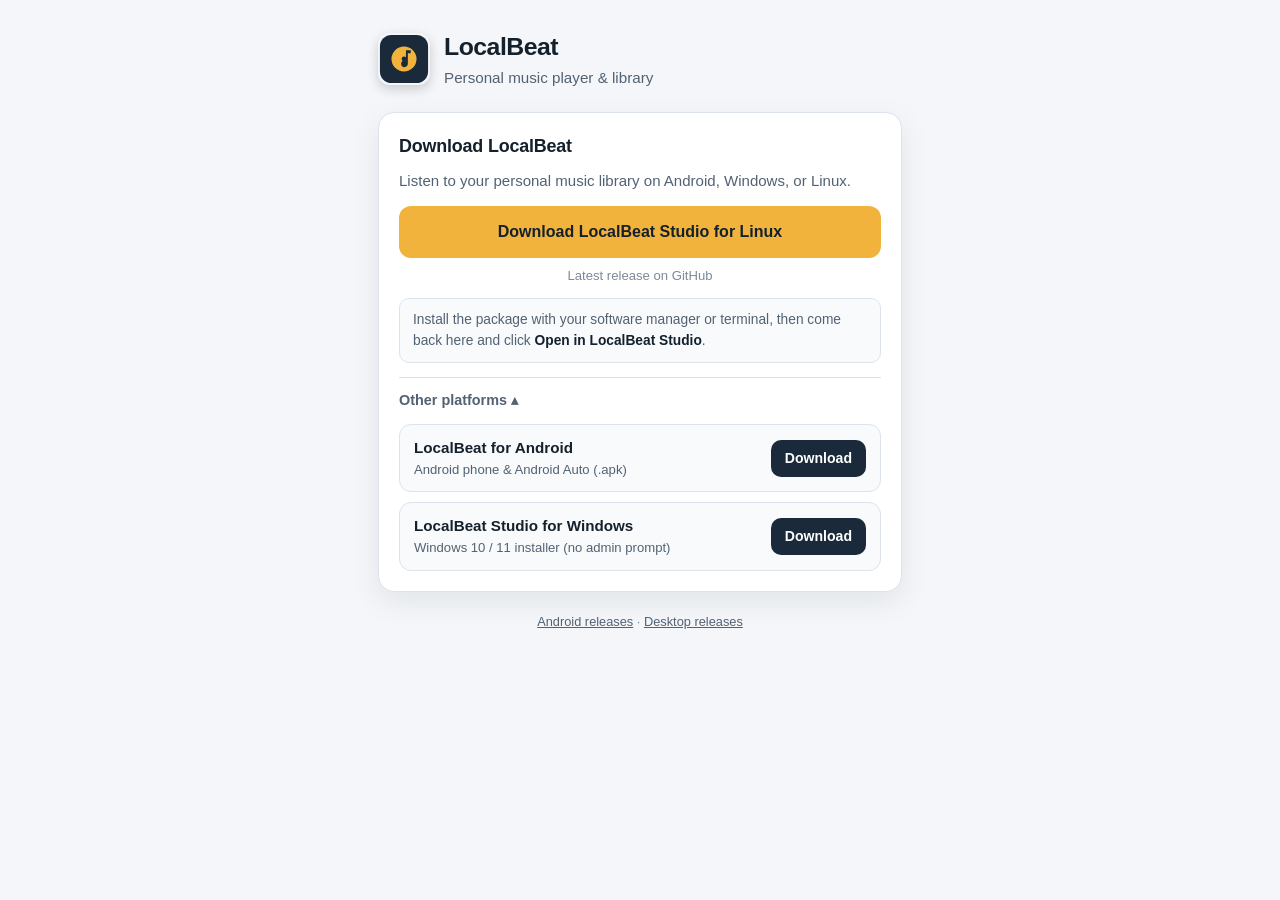
<file: docs/index.html>
<!DOCTYPE html>
<html lang="en">
<head>
  <meta charset="utf-8">
  <meta name="viewport" content="width=device-width, initial-scale=1">
  <title>LocalBeat — Download &amp; Connect</title>
  <link rel="icon" type="image/svg+xml" href="brand/localbeat.svg">
  <link rel="stylesheet" href="assets/join.css">
</head>
<body>
  <main class="wrap">
    <header class="brand">
      <svg xmlns="http://www.w3.org/2000/svg" viewBox="0 0 108 108" aria-hidden="true">
        <rect x="4" y="4" width="100" height="100" rx="24" ry="24" fill="#1B2A3A"/>
        <path fill="#F2B33D" fill-rule="evenodd" d="M54,28a26,26 0,1 1,0 52a26,26 0,1 1,0 -52z M54,49a5,5 0,1 0,0 10a5,5 0,1 0,0 -10z"/>
        <path fill="#1B2A3A" d="M58,36h10v6h-6v22a7,7 0,1 1,-4 -6.3z"/>
      </svg>
      <div>
        <h1>LocalBeat</h1>
        <p id="brand-subtitle">Personal music player &amp; library</p>
      </div>
    </header>

    <div id="status-banner" class="banner hidden" role="status"></div>

    <section class="card" aria-labelledby="step1-title">
      <div class="step-header">
        <span id="step1-num" class="step-num hidden">1</span>
        <h2 id="step1-title">Download LocalBeat</h2>
      </div>
      <p id="step1-lead" class="lead">Listen to your personal music library on Android, Windows, or Linux.</p>

      <div id="primary-download">
        <a id="primary-dl-btn" class="btn btn-primary" href="https://github.com/jimbo-yo/LocalBeat/releases/latest">Download LocalBeat</a>
        <p id="primary-dl-meta" class="meta">Loading latest release…</p>
        <div id="primary-dl-tip" class="tip hidden"></div>
      </div>

      <details id="other-platforms" class="other-platforms">
        <summary>Other platforms</summary>
        <div id="other-platform-list" class="platform-list"></div>
      </details>
    </section>

    <section id="enroll-card" class="card hidden" aria-labelledby="step2-title">
      <div class="step-header">
        <span class="step-num">2</span>
        <h2 id="step2-title">Connect to your music server</h2>
      </div>
      <p class="lead">Once LocalBeat is installed, come back to this page and tap below to connect automatically.</p>
      <div class="btn-stack">
        <a id="open-app-btn" class="btn btn-primary" href="#">Open in LocalBeat</a>
        <button id="copy-invite-btn" class="btn btn-secondary" type="button">Copy invite link instead</button>
      </div>
      <p class="meta">Single-use invite · your connection details never leave this browser.</p>
    </section>

    <footer class="footer">
      <a href="https://github.com/jimbo-yo/LocalBeat/releases">Android releases</a>
      &middot;
      <a href="https://github.com/jimbo-yo/LocalBeatStudio/releases">Desktop releases</a>
    </footer>
  </main>
  <script src="assets/join.js"></script>
</body>
</html>
</file>
<file: docs/assets/join.css>
:root {
  --navy: #1b2a3a;
  --navy-deep: #111c27;
  --gold: #f2b33d;
  --gold-hover: #f7c15a;
  --gold-ink: #14202c;
  --bg: #f4f6f9;
  --card: #ffffff;
  --card-subtle: #f8fafc;
  --text: #14202c;
  --muted: #526273;
  --faint: #7b8a99;
  --line: #dce3ec;
  --ok-bg: #ecf9f1;
  --ok-ink: #136f3e;
  --warn-bg: #fff6e5;
  --warn-ink: #8a5300;
  --warn-line: #f3d08a;
  --radius: 16px;
  --shadow: 0 10px 30px rgba(17, 28, 39, 0.08);
}

@media (prefers-color-scheme: dark) {
  :root {
    --bg: #0e161f;
    --card: #162230;
    --card-subtle: #1c2b3c;
    --text: #eef3f8;
    --muted: #a6b6c6;
    --faint: #788b9e;
    --line: #27384b;
    --ok-bg: rgba(46, 204, 113, 0.14);
    --ok-ink: #6ee7a0;
    --warn-bg: rgba(242, 179, 61, 0.14);
    --warn-ink: #f7c96b;
    --warn-line: rgba(242, 179, 61, 0.35);
    --shadow: 0 14px 36px rgba(0, 0, 0, 0.35);
  }
}

* {
  box-sizing: border-box;
}

html, body {
  margin: 0;
  padding: 0;
  background: var(--bg);
  color: var(--text);
  font-family: -apple-system, BlinkMacSystemFont, "Segoe UI", Roboto, Inter, Helvetica, Arial, sans-serif;
  line-height: 1.5;
  -webkit-font-smoothing: antialiased;
}

.wrap {
  max-width: 560px;
  margin: 0 auto;
  padding: 28px 18px 48px;
}

.brand {
  display: flex;
  align-items: center;
  gap: 14px;
  margin-bottom: 22px;
}

.brand svg {
  width: 52px;
  height: 52px;
  flex: none;
  border-radius: 12px;
  box-shadow: 0 4px 12px rgba(0, 0, 0, 0.18);
}

.brand h1 {
  margin: 0;
  font-size: 1.55rem;
  font-weight: 700;
  letter-spacing: -0.02em;
}

.brand p {
  margin: 2px 0 0;
  color: var(--muted);
  font-size: 0.95rem;
}

.banner {
  border-radius: 12px;
  padding: 12px 14px;
  margin-bottom: 16px;
  font-size: 0.92rem;
  border: 1px solid transparent;
}

.banner.warn {
  background: var(--warn-bg);
  color: var(--warn-ink);
  border-color: var(--warn-line);
}

.banner.ok {
  background: var(--ok-bg);
  color: var(--ok-ink);
}

.card {
  background: var(--card);
  border: 1px solid var(--line);
  border-radius: var(--radius);
  padding: 20px;
  margin-bottom: 16px;
  box-shadow: var(--shadow);
}

.step-header {
  display: flex;
  align-items: center;
  gap: 10px;
  margin-bottom: 10px;
}

.step-num {
  display: inline-flex;
  align-items: center;
  justify-content: center;
  width: 26px;
  height: 26px;
  border-radius: 999px;
  background: var(--navy);
  color: var(--gold);
  font-weight: 700;
  font-size: 0.85rem;
  flex: none;
}

@media (prefers-color-scheme: dark) {
  .step-num {
    background: var(--gold);
    color: var(--gold-ink);
  }
}

.card h2 {
  margin: 0;
  font-size: 1.12rem;
  font-weight: 700;
  letter-spacing: -0.01em;
}

.lead {
  margin: 0 0 14px;
  color: var(--muted);
  font-size: 0.94rem;
}

.btn {
  display: inline-flex;
  align-items: center;
  justify-content: center;
  gap: 8px;
  width: 100%;
  padding: 13px 18px;
  border-radius: 12px;
  font-size: 1rem;
  font-weight: 650;
  text-decoration: none;
  border: 1px solid transparent;
  cursor: pointer;
  transition: transform 0.06s ease, background-color 0.15s ease, border-color 0.15s ease;
  font-family: inherit;
}

.btn:active {
  transform: scale(0.99);
}

.btn-primary {
  background: var(--gold);
  color: var(--gold-ink);
}

.btn-primary:hover {
  background: var(--gold-hover);
}

.btn-secondary {
  background: var(--card-subtle);
  color: var(--text);
  border-color: var(--line);
}

.btn-secondary:hover {
  border-color: var(--gold);
}

.btn-stack {
  display: flex;
  flex-direction: column;
  gap: 10px;
}

.meta {
  margin: 8px 0 0;
  font-size: 0.82rem;
  color: var(--faint);
  text-align: center;
}

.tip {
  margin-top: 12px;
  padding: 11px 13px;
  border-radius: 10px;
  background: var(--card-subtle);
  border: 1px solid var(--line);
  font-size: 0.86rem;
  color: var(--muted);
}

.tip strong {
  color: var(--text);
}

details.other-platforms {
  margin-top: 14px;
  border-top: 1px solid var(--line);
  padding-top: 12px;
}

details.other-platforms summary {
  cursor: pointer;
  font-size: 0.9rem;
  font-weight: 600;
  color: var(--muted);
  user-select: none;
  list-style: none;
}

details.other-platforms summary::-webkit-details-marker {
  display: none;
}

details.other-platforms summary::after {
  content: " ▾";
}

details.other-platforms[open] summary::after {
  content: " ▴";
}

.platform-list {
  display: flex;
  flex-direction: column;
  gap: 10px;
  margin-top: 12px;
}

.platform-row {
  display: flex;
  align-items: center;
  justify-content: space-between;
  gap: 12px;
  padding: 12px 14px;
  border-radius: 12px;
  background: var(--card-subtle);
  border: 1px solid var(--line);
}

.platform-info strong {
  display: block;
  font-size: 0.95rem;
}

.platform-info span {
  display: block;
  font-size: 0.82rem;
  color: var(--muted);
}

.platform-row a.dl-pill {
  flex: none;
  padding: 8px 14px;
  border-radius: 10px;
  background: var(--navy);
  color: #ffffff;
  text-decoration: none;
  font-size: 0.88rem;
  font-weight: 600;
}

@media (prefers-color-scheme: dark) {
  .platform-row a.dl-pill {
    background: var(--gold);
    color: var(--gold-ink);
  }
}

.footer {
  margin-top: 20px;
  text-align: center;
  font-size: 0.8rem;
  color: var(--faint);
}

.footer a {
  color: var(--muted);
}

.hidden {
  display: none !important;
}
</file>
